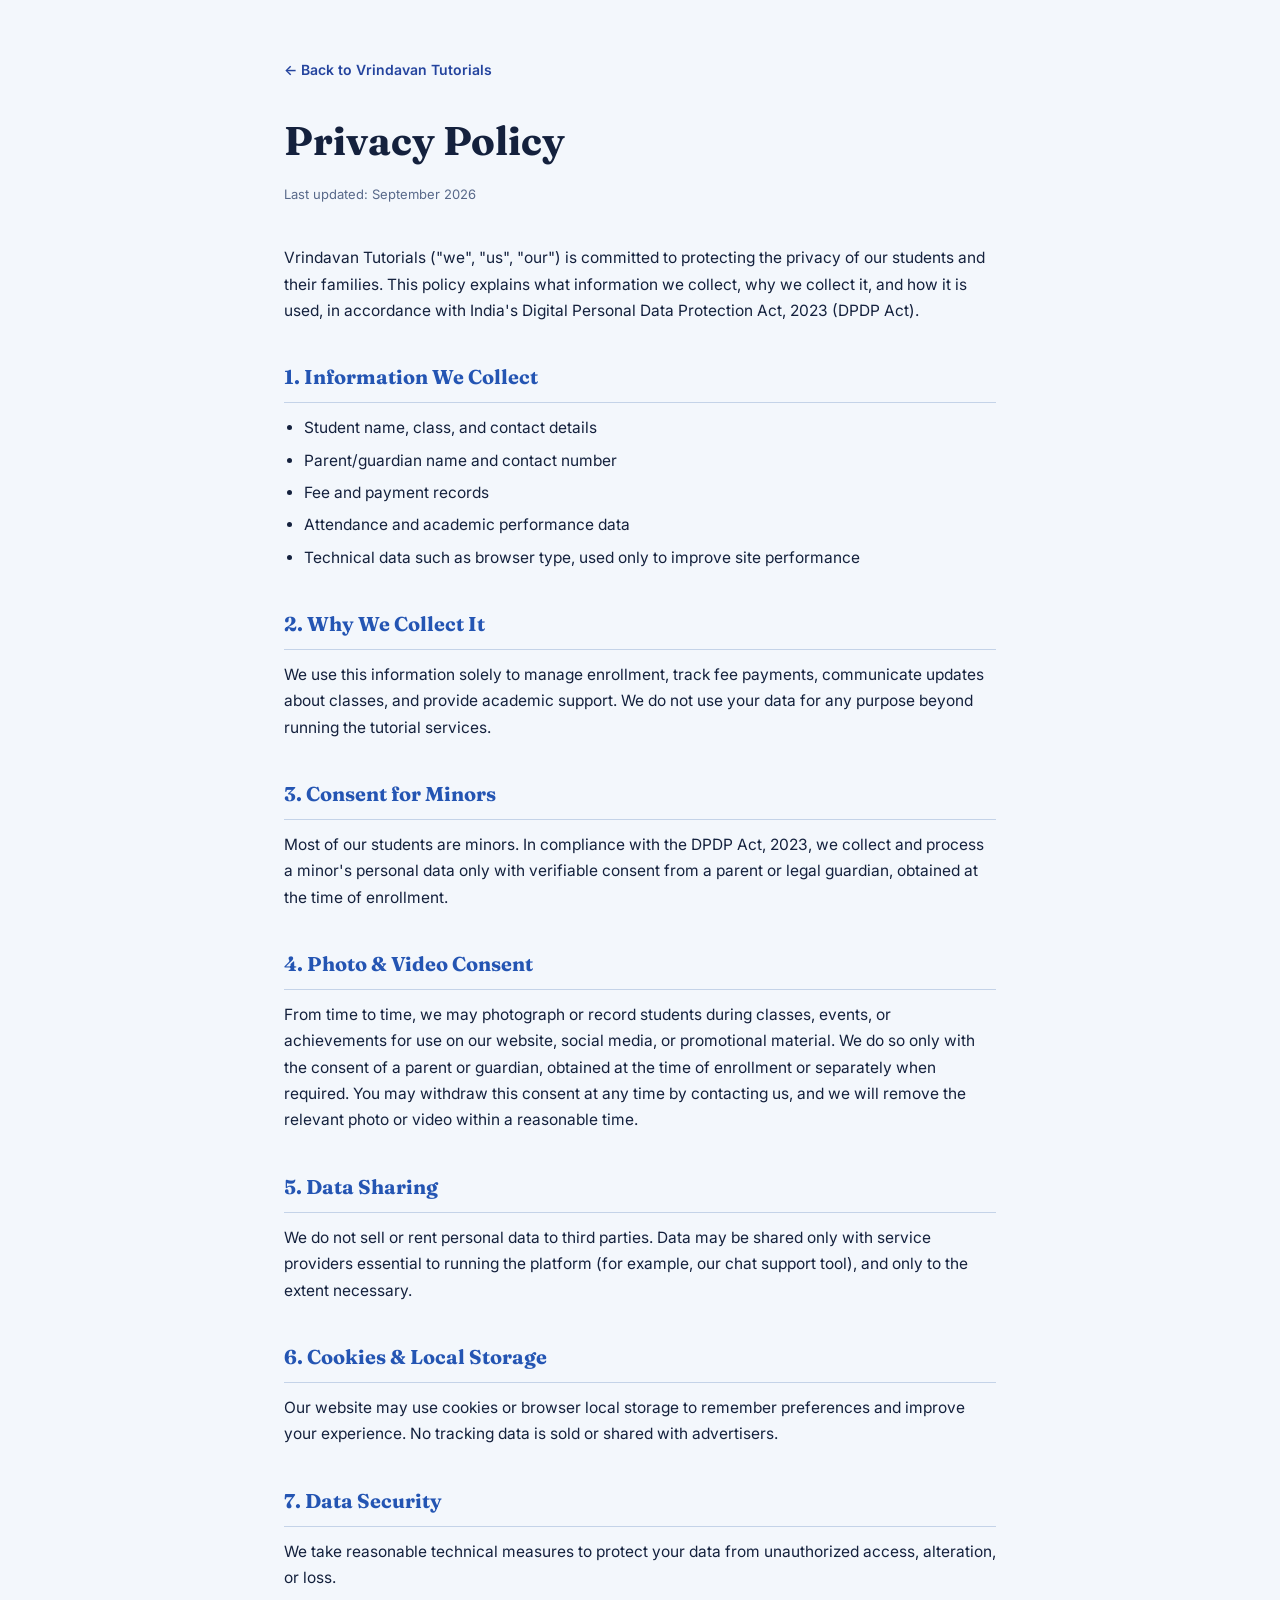
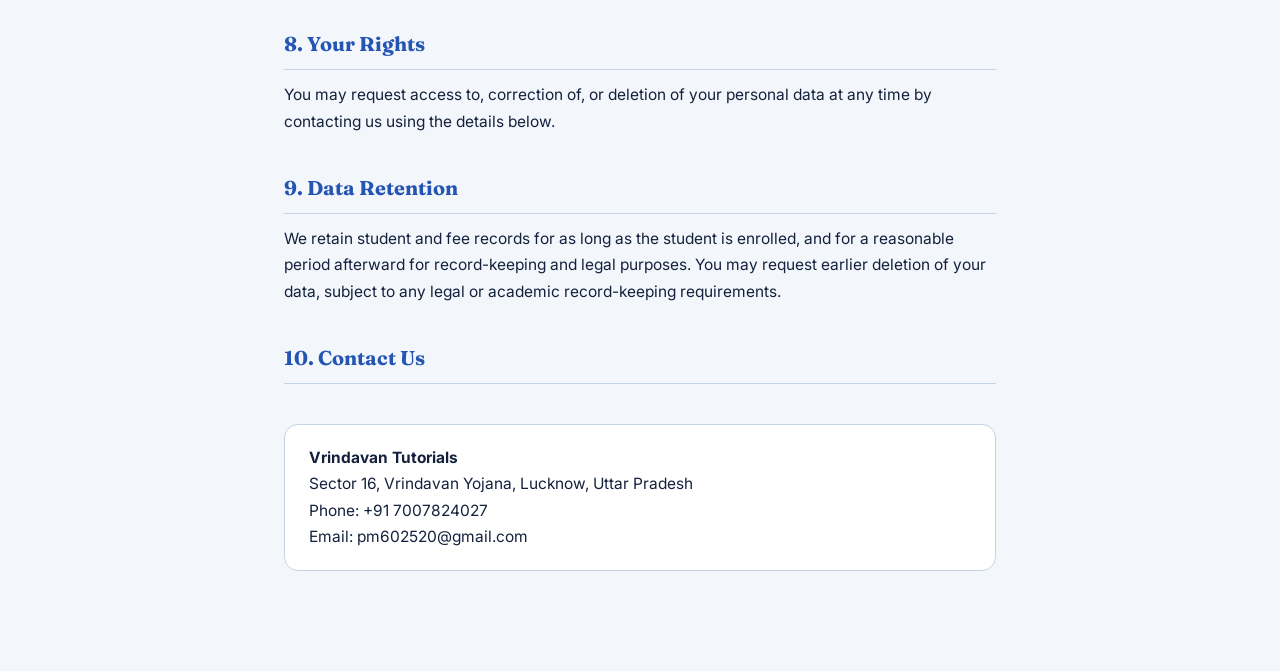
<file: privacy.html>
<!DOCTYPE html>
<html lang="en" data-theme="blue">
<head>
<meta charset="UTF-8">
<meta name="viewport" content="width=device-width, initial-scale=1.0">
<title>Privacy Policy — Vrindavan Tutorials</title>
<meta name="description" content="Privacy Policy of Vrindavan Tutorials, Lucknow — how we collect, use, and protect your data.">
<meta name="robots" content="index, follow">
<link rel="preconnect" href="https://fonts.googleapis.com">
<link href="https://fonts.googleapis.com/css2?family=Inter:wght@400;500;600;700&family=Fraunces:ital,opsz,wght@0,9..144,500;0,9..144,600&display=swap" rel="stylesheet">
<link rel="stylesheet" href="theme.css">
<style>
  *{margin:0;padding:0;box-sizing:border-box;}
  body{background:var(--bg);color:var(--ink);font-family:'Inter',sans-serif;line-height:1.7;}
  .wrap{max-width:760px;margin:0 auto;padding:56px 24px 100px;}
  a.back{color:var(--b);text-decoration:none;font-weight:600;font-size:14px;}
  h1{font-family:'Fraunces',serif;font-size:clamp(28px,5vw,40px);margin:24px 0 8px;color:var(--ink);}
  .updated{color:var(--ash);font-size:13px;margin-bottom:40px;}
  h2{font-family:'Fraunces',serif;font-size:20px;margin:36px 0 12px;color:var(--g);border-bottom:1px solid var(--stone);padding-bottom:8px;}
  p,li{color:var(--ink);font-size:15.5px;}
  ul{padding-left:20px;margin:10px 0;}
  li{margin-bottom:6px;}
  .box{background:var(--pearl);border:1px solid var(--stone);border-radius:14px;padding:20px 24px;margin-top:40px;}
  strong{color:var(--ink);}
</style>
</head>
<body>
<div class="wrap">
  <a class="back" href="index.html">&larr; Back to Vrindavan Tutorials</a>
  <h1>Privacy Policy</h1>
  <p class="updated">Last updated: September 2026</p>

  <p>Vrindavan Tutorials ("we", "us", "our") is committed to protecting the privacy of our students and their families. This policy explains what information we collect, why we collect it, and how it is used, in accordance with India's Digital Personal Data Protection Act, 2023 (DPDP Act).</p>

  <h2>1. Information We Collect</h2>
  <ul>
    <li>Student name, class, and contact details</li>
    <li>Parent/guardian name and contact number</li>
    <li>Fee and payment records</li>
    <li>Attendance and academic performance data</li>
    <li>Technical data such as browser type, used only to improve site performance</li>
  </ul>

  <h2>2. Why We Collect It</h2>
  <p>We use this information solely to manage enrollment, track fee payments, communicate updates about classes, and provide academic support. We do not use your data for any purpose beyond running the tutorial services.</p>

  <h2>3. Consent for Minors</h2>
  <p>Most of our students are minors. In compliance with the DPDP Act, 2023, we collect and process a minor's personal data only with verifiable consent from a parent or legal guardian, obtained at the time of enrollment.</p>

  <h2>4. Photo & Video Consent</h2>
  <p>From time to time, we may photograph or record students during classes, events, or achievements for use on our website, social media, or promotional material. We do so only with the consent of a parent or guardian, obtained at the time of enrollment or separately when required. You may withdraw this consent at any time by contacting us, and we will remove the relevant photo or video within a reasonable time.</p>

  <h2>5. Data Sharing</h2>
  <p>We do not sell or rent personal data to third parties. Data may be shared only with service providers essential to running the platform (for example, our chat support tool), and only to the extent necessary.</p>

  <h2>6. Cookies & Local Storage</h2>
  <p>Our website may use cookies or browser local storage to remember preferences and improve your experience. No tracking data is sold or shared with advertisers.</p>

  <h2>7. Data Security</h2>
  <p>We take reasonable technical measures to protect your data from unauthorized access, alteration, or loss.</p>

  <h2>8. Your Rights</h2>
  <p>You may request access to, correction of, or deletion of your personal data at any time by contacting us using the details below.</p>

  <h2>9. Data Retention</h2>
  <p>We retain student and fee records for as long as the student is enrolled, and for a reasonable period afterward for record-keeping and legal purposes. You may request earlier deletion of your data, subject to any legal or academic record-keeping requirements.</p>

  <h2>10. Contact Us</h2>
  <div class="box">
    <p><strong>Vrindavan Tutorials</strong><br>
    Sector 16, Vrindavan Yojana, Lucknow, Uttar Pradesh<br>
    Phone: +91 7007824027<br>
    Email: pm602520@gmail.com</p>
  </div>
</div>
</body>
</html>
</file>
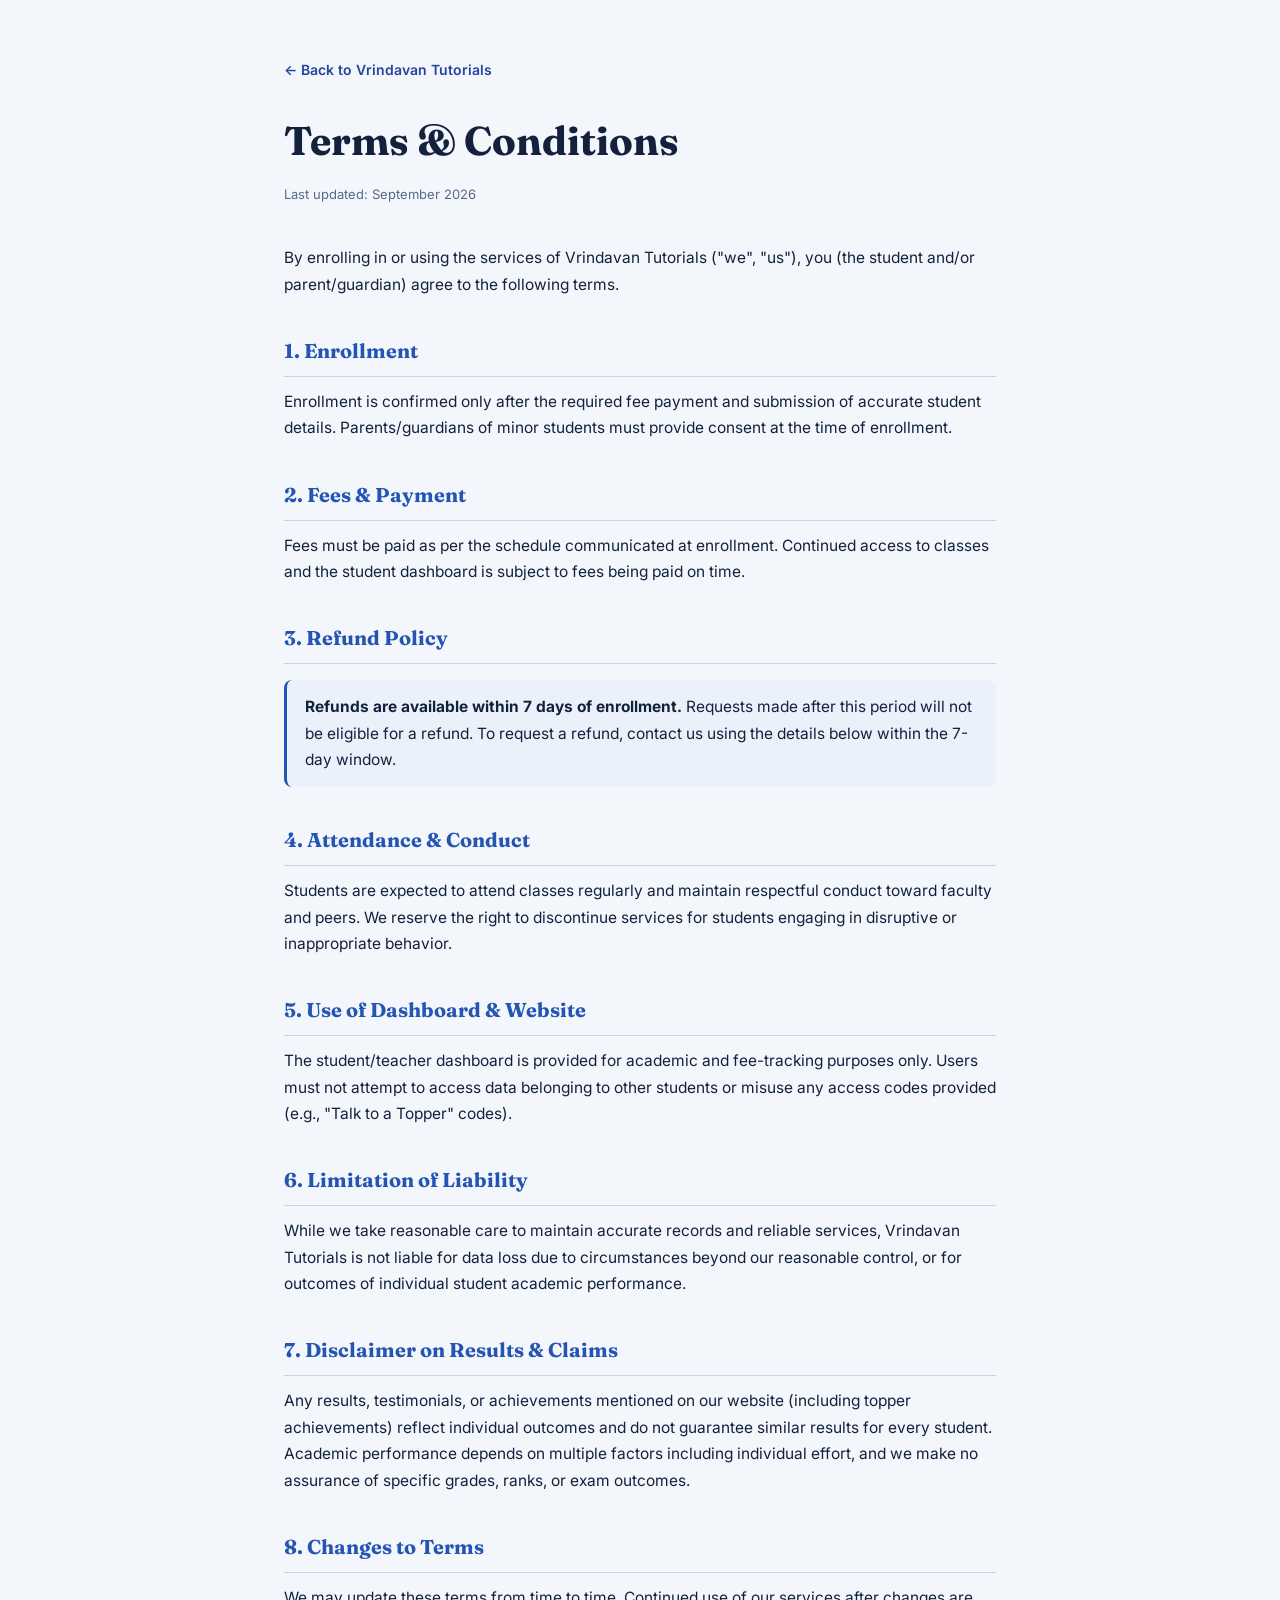
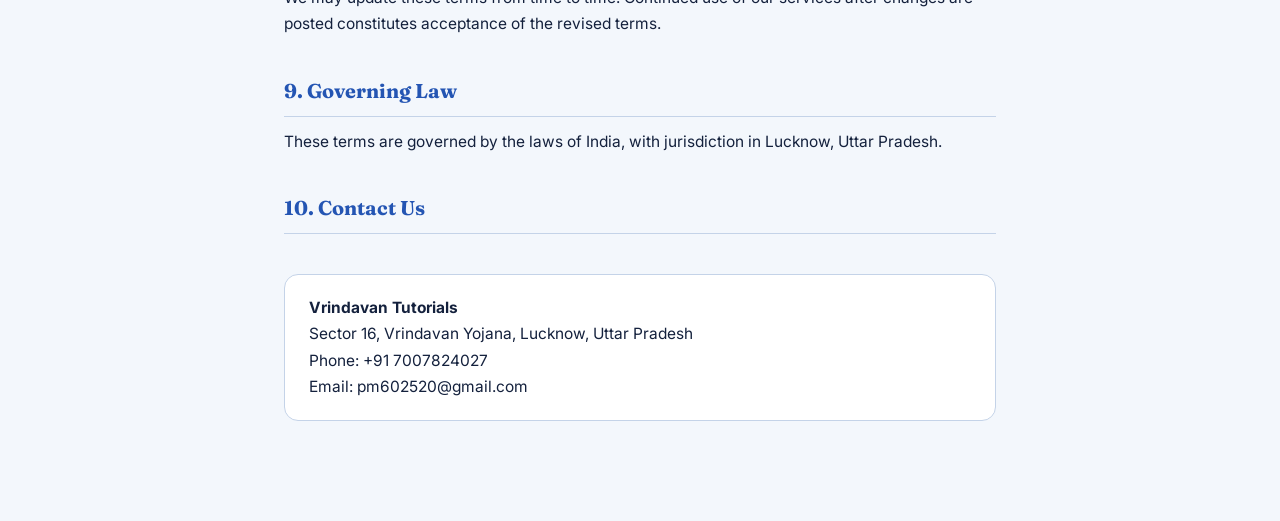
<file: terms.html>
<!DOCTYPE html>
<html lang="en" data-theme="blue">
<head>
<meta charset="UTF-8">
<meta name="viewport" content="width=device-width, initial-scale=1.0">
<title>Terms & Conditions — Vrindavan Tutorials</title>
<meta name="description" content="Terms and Conditions for enrollment and use of Vrindavan Tutorials, Lucknow.">
<meta name="robots" content="index, follow">
<link rel="preconnect" href="https://fonts.googleapis.com">
<link href="https://fonts.googleapis.com/css2?family=Inter:wght@400;500;600;700&family=Fraunces:ital,opsz,wght@0,9..144,500;0,9..144,600&display=swap" rel="stylesheet">
<link rel="stylesheet" href="theme.css">
<style>
  *{margin:0;padding:0;box-sizing:border-box;}
  body{background:var(--bg);color:var(--ink);font-family:'Inter',sans-serif;line-height:1.7;}
  .wrap{max-width:760px;margin:0 auto;padding:56px 24px 100px;}
  a.back{color:var(--b);text-decoration:none;font-weight:600;font-size:14px;}
  h1{font-family:'Fraunces',serif;font-size:clamp(28px,5vw,40px);margin:24px 0 8px;color:var(--ink);}
  .updated{color:var(--ash);font-size:13px;margin-bottom:40px;}
  h2{font-family:'Fraunces',serif;font-size:20px;margin:36px 0 12px;color:var(--g);border-bottom:1px solid var(--stone);padding-bottom:8px;}
  p,li{color:var(--ink);font-size:15.5px;}
  ul{padding-left:20px;margin:10px 0;}
  li{margin-bottom:6px;}
  .box{background:var(--pearl);border:1px solid var(--stone);border-radius:14px;padding:20px 24px;margin-top:40px;}
  .highlight{background:var(--ivory2);border-left:3px solid var(--g);padding:14px 18px;border-radius:8px;margin:16px 0;}
  strong{color:var(--ink);}
</style>
</head>
<body>
<div class="wrap">
  <a class="back" href="index.html">&larr; Back to Vrindavan Tutorials</a>
  <h1>Terms &amp; Conditions</h1>
  <p class="updated">Last updated: September 2026</p>

  <p>By enrolling in or using the services of Vrindavan Tutorials ("we", "us"), you (the student and/or parent/guardian) agree to the following terms.</p>

  <h2>1. Enrollment</h2>
  <p>Enrollment is confirmed only after the required fee payment and submission of accurate student details. Parents/guardians of minor students must provide consent at the time of enrollment.</p>

  <h2>2. Fees & Payment</h2>
  <p>Fees must be paid as per the schedule communicated at enrollment. Continued access to classes and the student dashboard is subject to fees being paid on time.</p>

  <h2>3. Refund Policy</h2>
  <div class="highlight">
    <p><strong>Refunds are available within 7 days of enrollment.</strong> Requests made after this period will not be eligible for a refund. To request a refund, contact us using the details below within the 7-day window.</p>
  </div>

  <h2>4. Attendance & Conduct</h2>
  <p>Students are expected to attend classes regularly and maintain respectful conduct toward faculty and peers. We reserve the right to discontinue services for students engaging in disruptive or inappropriate behavior.</p>

  <h2>5. Use of Dashboard & Website</h2>
  <p>The student/teacher dashboard is provided for academic and fee-tracking purposes only. Users must not attempt to access data belonging to other students or misuse any access codes provided (e.g., "Talk to a Topper" codes).</p>

  <h2>6. Limitation of Liability</h2>
  <p>While we take reasonable care to maintain accurate records and reliable services, Vrindavan Tutorials is not liable for data loss due to circumstances beyond our reasonable control, or for outcomes of individual student academic performance.</p>

  <h2>7. Disclaimer on Results & Claims</h2>
  <p>Any results, testimonials, or achievements mentioned on our website (including topper achievements) reflect individual outcomes and do not guarantee similar results for every student. Academic performance depends on multiple factors including individual effort, and we make no assurance of specific grades, ranks, or exam outcomes.</p>

  <h2>8. Changes to Terms</h2>
  <p>We may update these terms from time to time. Continued use of our services after changes are posted constitutes acceptance of the revised terms.</p>

  <h2>9. Governing Law</h2>
  <p>These terms are governed by the laws of India, with jurisdiction in Lucknow, Uttar Pradesh.</p>

  <h2>10. Contact Us</h2>
  <div class="box">
    <p><strong>Vrindavan Tutorials</strong><br>
    Sector 16, Vrindavan Yojana, Lucknow, Uttar Pradesh<br>
    Phone: +91 7007824027<br>
    Email: pm602520@gmail.com</p>
  </div>
</div>
</body>
</html>
</file>
<file: theme.css>
/* ═══════════════════════════════════════════════════════════════
   THEMES — har coaching ka apna rang yahin se badalta hai.

   Kaise use karein:
   • <html data-theme="blue"> likho → blue theme.  Attribute hata do → beige (default).
   • Naya theme: neeche wala blue block copy karo, naam badlo (html[data-theme="green"]),
     aur sirf rang ke values badlo. Baaki site/CSS ko haath nahi lagana.
   • "-rgb" wale tokens "R,G,B" format mein hain (shadow/transparent ke liye) —
     unhe apne hex ke saath match rakhna.
   Status ke rang (paid = green, due = red, WhatsApp green) jaanbujhkar theme se alag hain.
   ═══════════════════════════════════════════════════════════════ */

/* ── DEFAULT: BEIGE (original) ── */
:root{
  /* accent (gold) */
  --g:#B4872C;          --g-rgb:180,135,44;
  --gold2:#C9A227;      --gold2-rgb:201,162,39;
  --gold-light:#D4A83A;
  --gold-dark:#8A6118;  --gold-dark-rgb:150,105,24;
  --bronze:#A66A2E;     --bronze-rgb:166,106,46;   /* warning / bronze medal: theme se alag rehta hai */
  --on-accent:#1A0F00;                       /* accent ke upar likha text */

  /* backgrounds */
  --page:#F1E8D8;                            /* poore page / panels ka background */
  --sheet:#FAF3E8;
  --bg:#FAF6ED;         --bg-rgb:250,246,237;
  --warm:#FFF8EA;
  --paper:#FFFDF8;
  --ivory2:#F4EEE2;
  --pearl:#FFFFFF;

  /* lines */
  --line:#E7DCC5;
  --stone:#DDD2BC;      --stone-rgb:221,210,188;
  --muted-line:#B3A890;
  --track:#E9DFCB;                           /* switch ka OFF track */
  --disabled:#EDE4D3;                        /* disabled button */

  /* text */
  --ink:#2A2318;        --ink-rgb:42,35,24;
  --ink-deep-rgb:20,15,10;                   /* gehre shadows */
  --ash:#7A6F5C;

  /* fixed accents (class chips, status) */
  --b:#24449E;
  --t:#1D7A56;
  --red:#B23B3B;

  /* 3D background shapes */
  --three-ivory:#F0E8D8;
  --three-cream:#E8E0D0;
  --three-pale:#C9A96E;
}

/* ── BLUE: light dark blue ── */
html[data-theme="blue"]{
  --g:#2455B3;          --g-rgb:36,85,179;
  --gold2:#4F86E0;      --gold2-rgb:79,134,224;
  --gold-light:#6FA3EB;
  --gold-dark:#173C86;  --gold-dark-rgb:23,60,134;
  --on-accent:#FFFFFF;

  --page:#E4ECF7;
  --sheet:#F1F6FC;
  --bg:#F3F7FC;         --bg-rgb:243,247,252;
  --warm:#EEF4FC;
  --paper:#F9FBFF;
  --ivory2:#EAF1FA;

  --line:#D5E1F1;
  --stone:#C4D3E8;      --stone-rgb:196,211,232;
  --muted-line:#93A8C6;
  --track:#D2DEEF;
  --disabled:#DCE6F4;

  --ink:#14213D;        --ink-rgb:20,33,61;
  --ink-deep-rgb:11,21,48;
  --ash:#58698A;

  --three-ivory:#E4ECF7;
  --three-cream:#D5E1F1;
  --three-pale:#7FA6E3;
}
</file>
